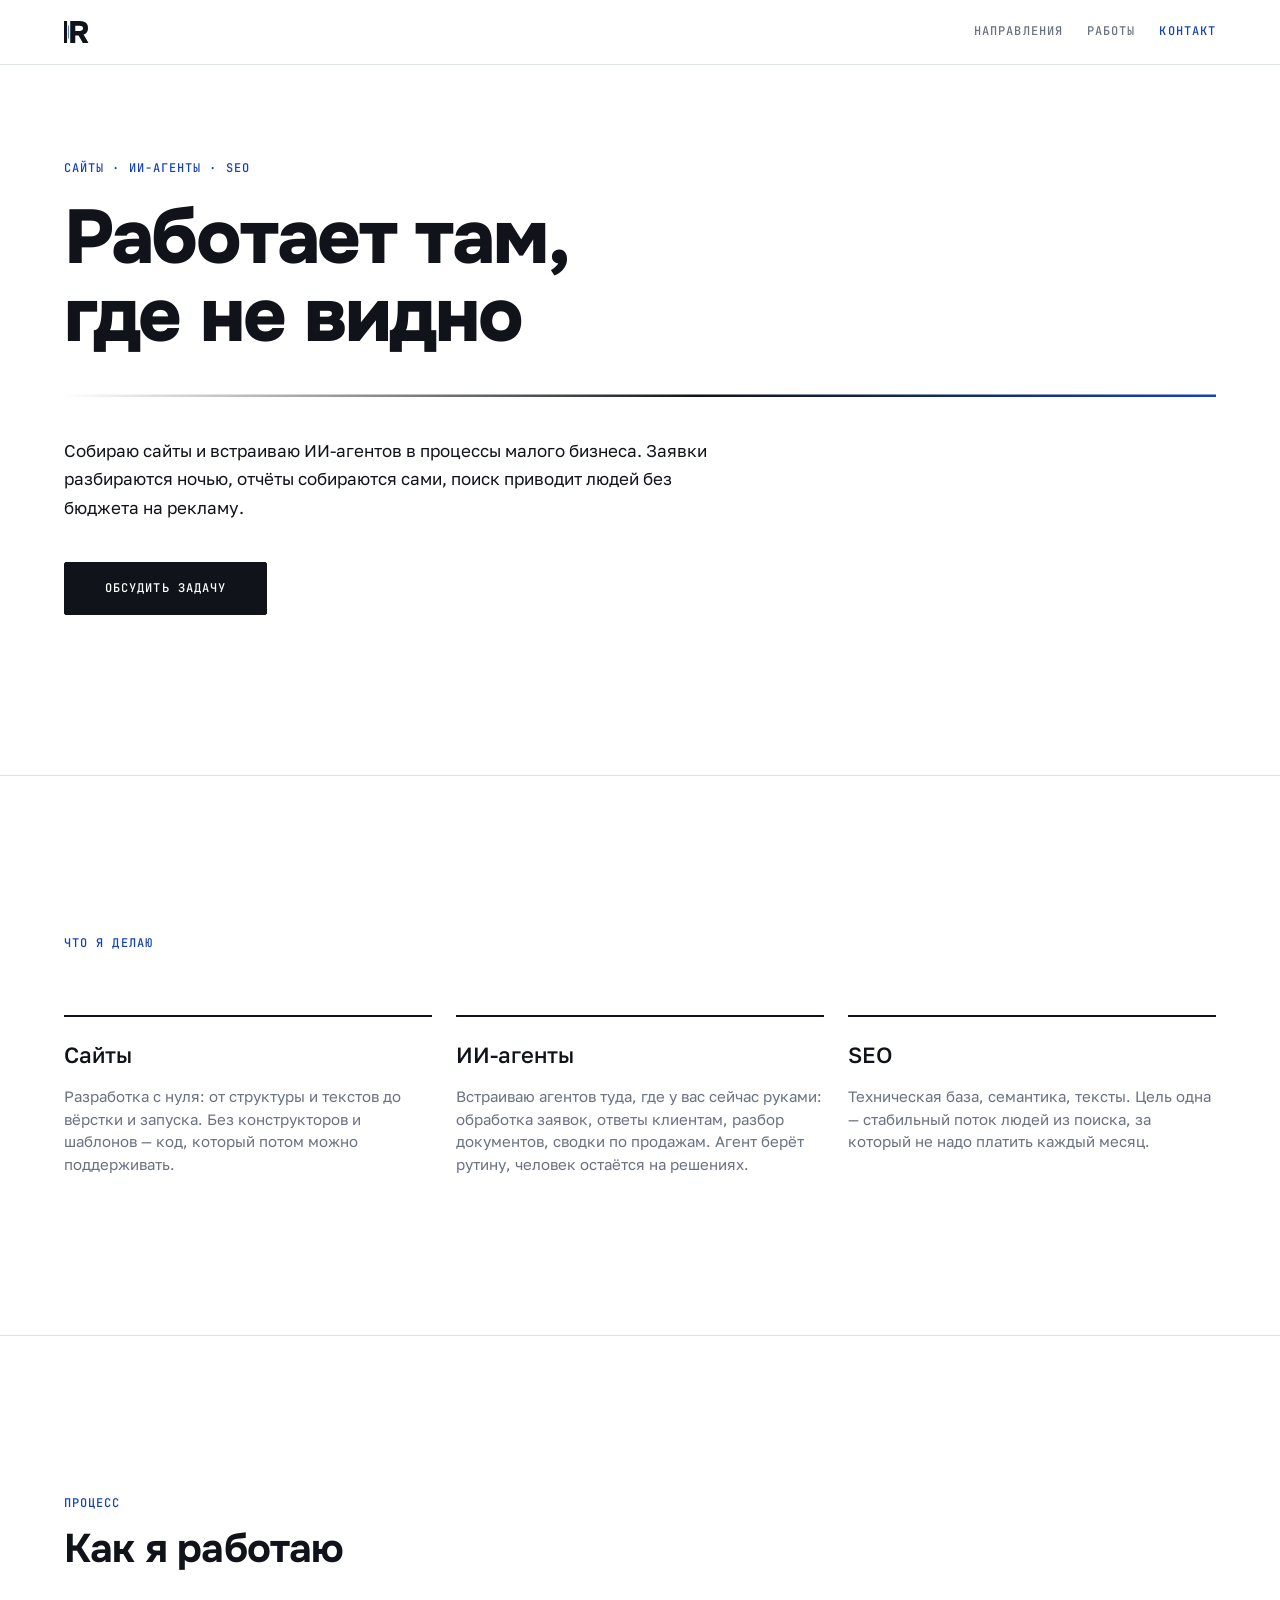
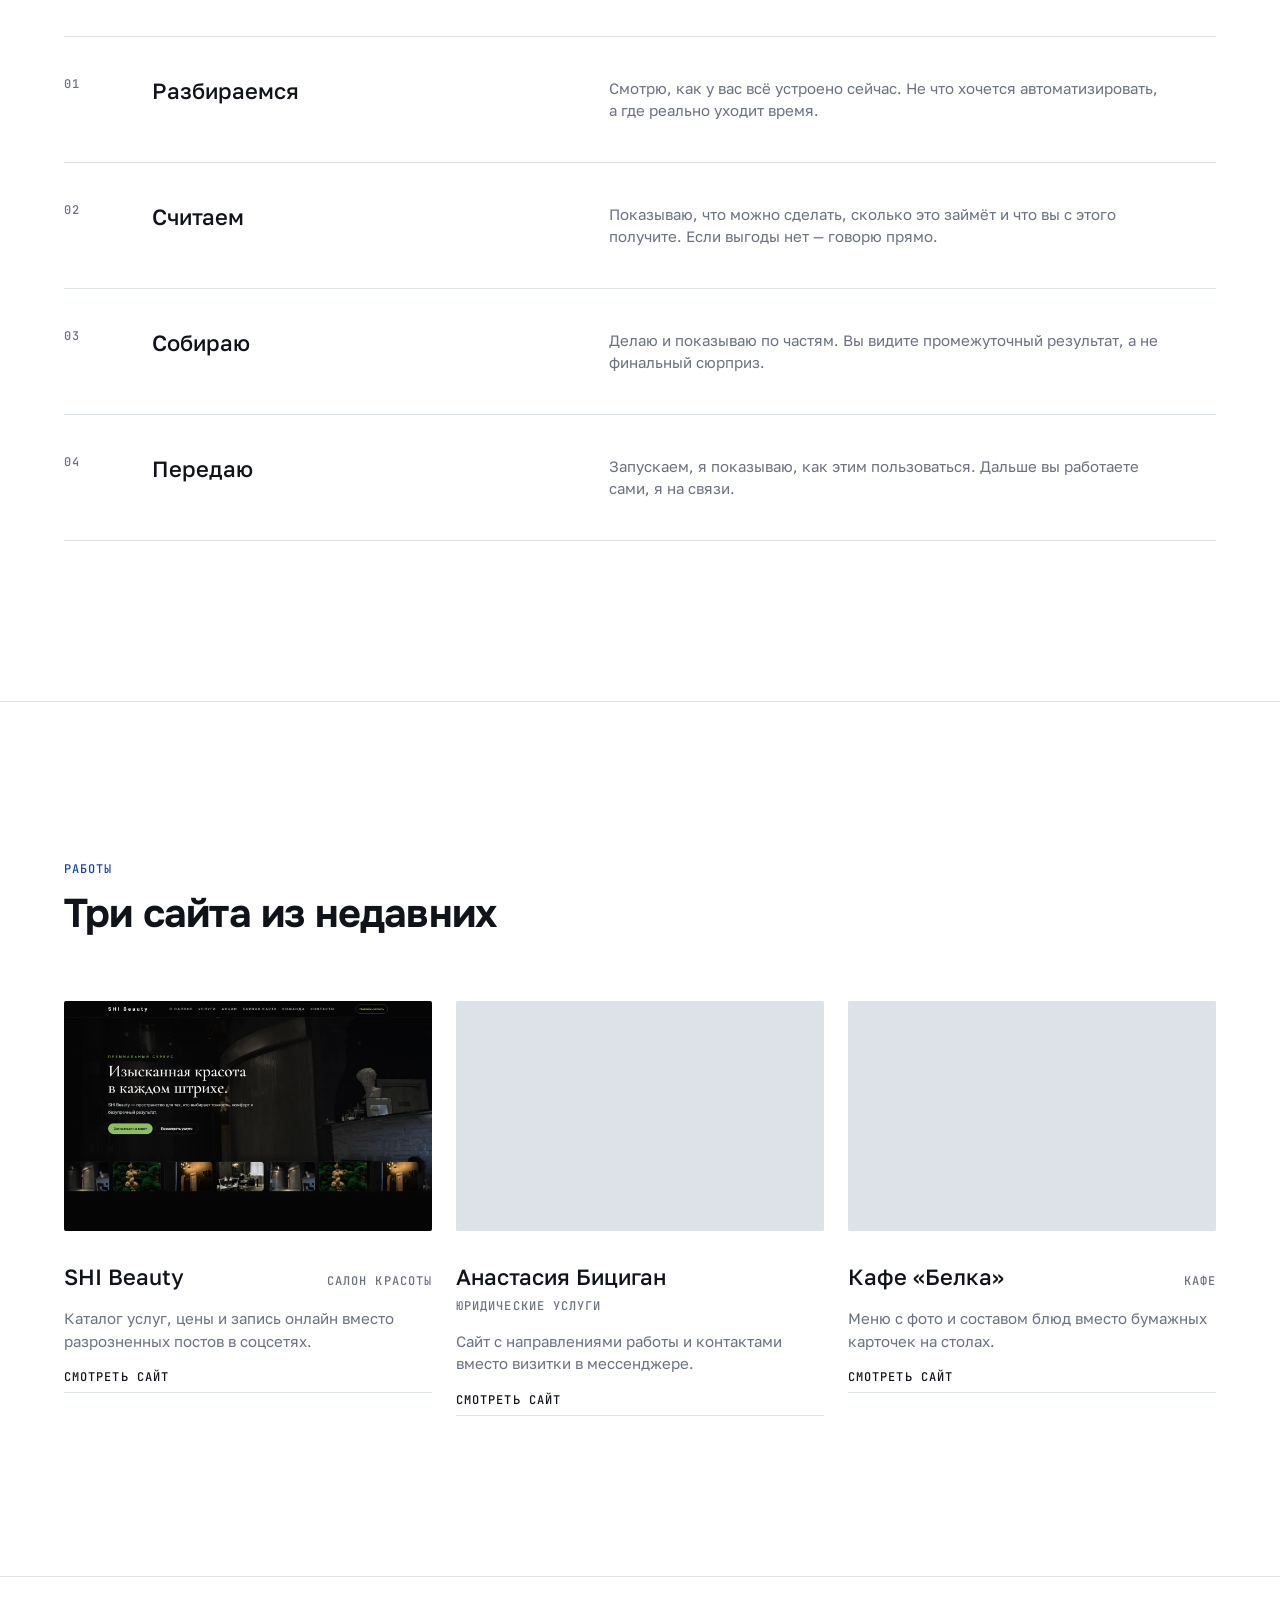
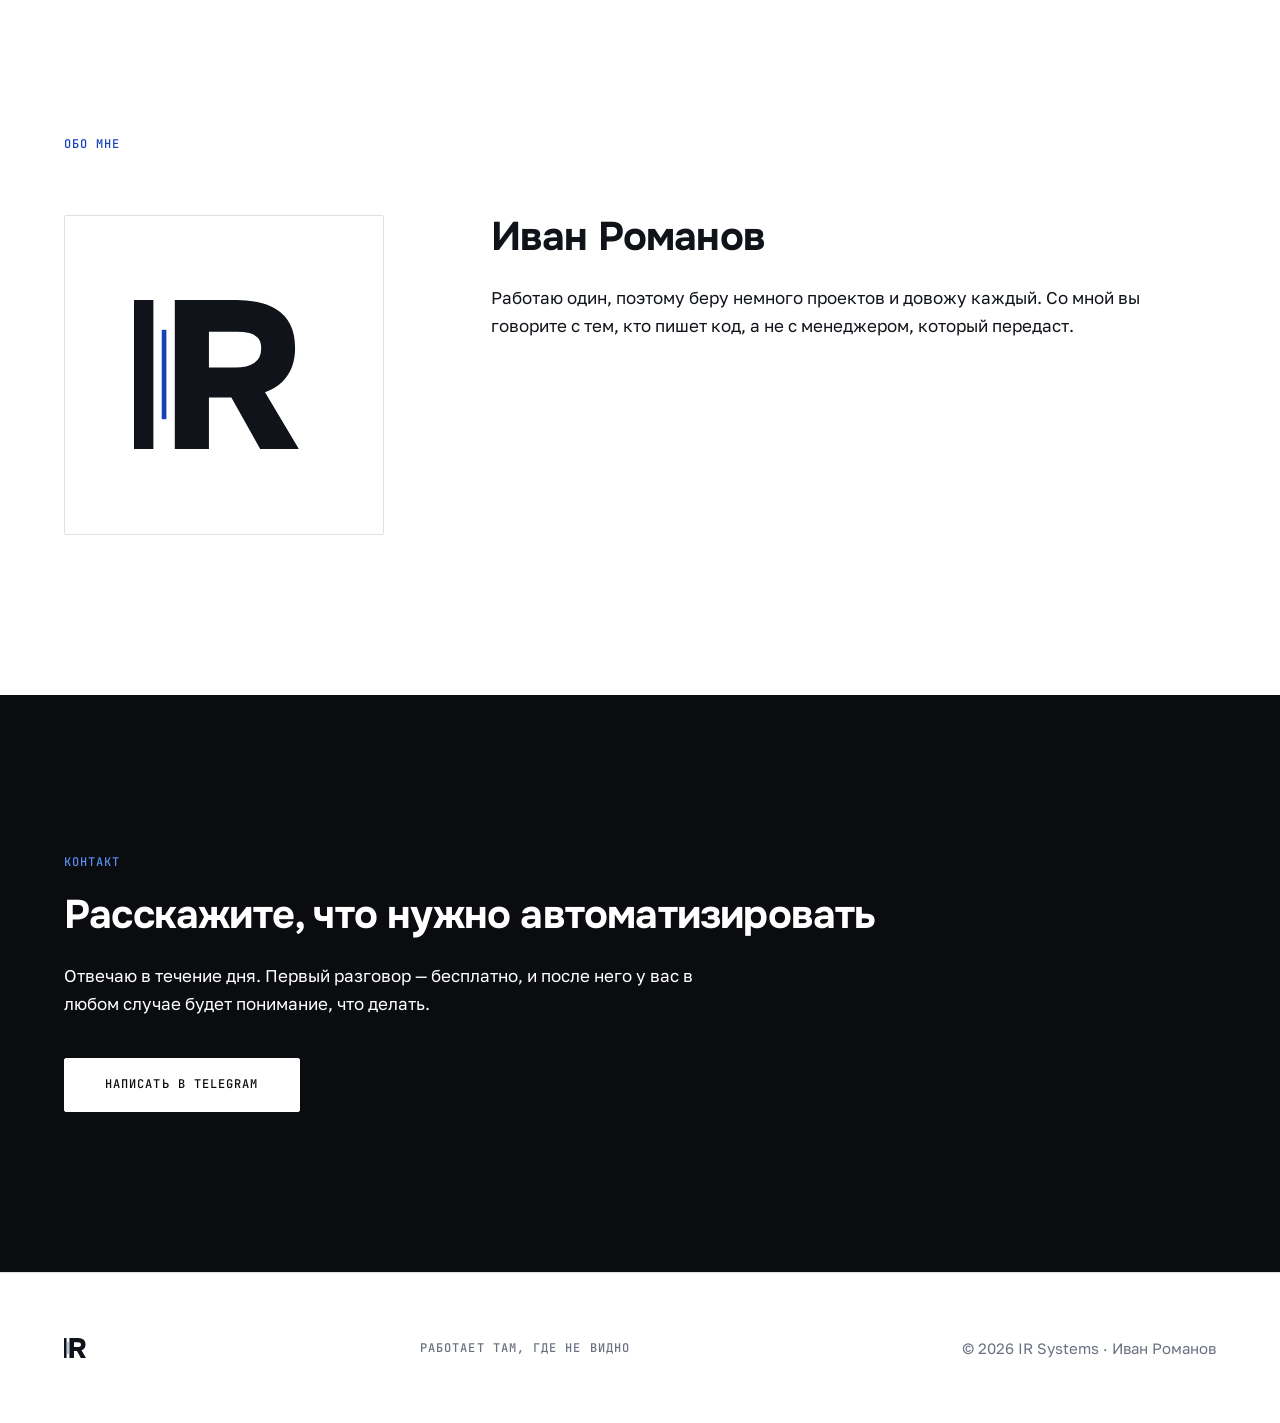
<file: index.html>
<!doctype html>
<html lang="ru">
<head>
<meta charset="utf-8">
<meta name="viewport" content="width=device-width, initial-scale=1">

<title>IR Systems — сайты, ИИ-агенты и SEO для малого бизнеса</title>
<meta name="description" content="Разработка сайтов, внедрение ИИ-агентов в процессы и SEO для малого бизнеса. Работаю один: вы говорите с тем, кто пишет код. Первый разговор бесплатно.">

<!-- Домен: ir-systems.ru. -->
<link rel="canonical" href="https://ir-systems.ru/">

<meta name="theme-color" content="#FFFFFF">
<meta name="robots" content="index, follow">

<meta property="og:type" content="website">
<meta property="og:locale" content="ru_RU">
<meta property="og:site_name" content="IR Systems">
<meta property="og:url" content="https://ir-systems.ru/">
<meta property="og:title" content="IR Systems — работает там, где не видно">
<meta property="og:description" content="Сайты, ИИ-агенты и SEO для малого бизнеса. Заявки разбираются ночью, отчёты собираются сами, поиск приводит людей без бюджета на рекламу.">
<meta property="og:image" content="https://ir-systems.ru/img/og-blue.png">
<meta property="og:image:width" content="1200">
<meta property="og:image:height" content="630">
<meta property="og:image:alt" content="IR Systems. Работает там, где не видно.">

<meta name="twitter:card" content="summary_large_image">
<meta name="twitter:title" content="IR Systems — работает там, где не видно">
<meta name="twitter:description" content="Сайты, ИИ-агенты и SEO для малого бизнеса. Разработка, автоматизация, поиск.">
<meta name="twitter:image" content="https://ir-systems.ru/img/og-blue.png">

<link rel="icon" href="assets/favicon-blue.svg" type="image/svg+xml">

<link rel="preload" href="fonts/onest-cyrillic.woff2" as="font" type="font/woff2" crossorigin>
<link rel="preload" href="fonts/golos-cyrillic.woff2" as="font" type="font/woff2" crossorigin>
<link rel="preload" href="fonts/jbmono-cyrillic.woff2" as="font" type="font/woff2" crossorigin>

<link rel="stylesheet" href="css/tokens.css">
<link rel="stylesheet" href="css/theme-blue.css">
<link rel="stylesheet" href="css/style.css">

<script type="application/ld+json">
{
  "@context": "https://schema.org",
  "@type": "ProfessionalService",
  "@id": "https://ir-systems.ru/#business",
  "name": "IR Systems",
  "slogan": "Работает там, где не видно",
  "url": "https://ir-systems.ru/",
  "image": "https://ir-systems.ru/img/og-blue.png",
  "logo": "https://ir-systems.ru/assets/favicon-blue.svg",
  "description": "Разработка сайтов, внедрение ИИ-агентов в бизнес-процессы и поисковая оптимизация для малого бизнеса.",
  "priceRange": "$$",
  "founder": {
    "@type": "Person",
    "@id": "https://ir-systems.ru/#ivan",
    "name": "Иван Романов",
    "jobTitle": "Разработчик",
    "worksFor": { "@id": "https://ir-systems.ru/#business" }
  },
  "employee": { "@id": "https://ir-systems.ru/#ivan" },
  "areaServed": [
    { "@type": "Country", "name": "Россия" },
    { "@type": "Country", "name": "Казахстан" },
    { "@type": "Country", "name": "Беларусь" },
    { "@type": "Country", "name": "Армения" }
  ],
  "knowsLanguage": "ru",
  "makesOffer": [
    {
      "@type": "Offer",
      "itemOffered": {
        "@type": "Service",
        "name": "Разработка сайтов",
        "description": "Разработка с нуля: от структуры и текстов до вёрстки и запуска. Без конструкторов и шаблонов."
      }
    },
    {
      "@type": "Offer",
      "itemOffered": {
        "@type": "Service",
        "name": "Внедрение ИИ-агентов",
        "description": "Агенты для обработки заявок, ответов клиентам, разбора документов и сводок по продажам."
      }
    },
    {
      "@type": "Offer",
      "itemOffered": {
        "@type": "Service",
        "name": "Поисковая оптимизация",
        "description": "Техническая база, семантика и тексты ради стабильного потока людей из поиска."
      }
    }
  ]
}
</script>
</head>

<body>
<a class="skip" href="#main">К содержанию</a>

<!-- Монограмма один раз, дальше через <use>. Цвета берутся из переменных,
     поэтому она красится акцентом из theme-blue.css без отдельного файла. -->
<svg width="0" height="0" aria-hidden="true" focusable="false" style="position:absolute">
  <symbol id="ir-monogram" viewBox="10.03 0 120.56 100">
    <path d="M10.03 100.00V0.03H32.94V100.00Z" fill="var(--logo-ink)"/>
    <path d="M47.32 100.00V0.03H88.59Q95.68 0.03 102.64 1.38Q109.60 2.74 115.40 6.24Q121.19 9.75 124.62 16.14Q128.05 22.54 128.05 32.60Q128.05 39.46 125.85 45.21Q123.64 50.96 119.18 55.20Q114.72 59.44 107.88 61.92L130.59 100.00H104.63L85.28 65.51H70.23V100.00ZM70.23 45.31H87.91Q91.95 45.31 95.13 44.58Q98.31 43.84 100.58 42.33Q102.85 40.82 104.07 38.43Q105.28 36.05 105.31 32.63Q105.34 28.02 103.19 25.58Q101.05 23.14 97.34 22.19Q93.64 21.24 88.79 21.24H70.23Z" fill="var(--logo-ink)"/>
    <rect x="38.56" y="20.00" width="3.12" height="60.00" fill="var(--logo-tick)"/>
  </symbol>
</svg>


<!-- ====================================================================
     01 · Шапка
     ==================================================================== -->
<header class="header">
  <div class="container header__inner">
    <a class="header__logo" href="#top" aria-label="IR Systems, в начало страницы">
      <svg viewBox="10.03 0 120.56 100" width="27" height="22" role="img" aria-hidden="true">
        <use href="#ir-monogram"></use>
      </svg>
    </a>
    <nav class="nav" aria-label="Разделы страницы">
      <a href="#services">Направления</a>
      <a href="#work">Работы</a>
      <a class="is-accent" href="#contact">Контакт</a>
    </nav>
  </div>
</header>


<main id="main">

<!-- ====================================================================
     02 · Герой
     ==================================================================== -->
<section class="hero" id="top">
  <div class="container" data-reveal-group>
    <p class="label hero__label reveal">Сайты · ИИ-агенты · SEO</p>
    <h1 class="display hero__title reveal">Работает там,<br>где не видно</h1>

    <!-- Тепловая полоса не входит в стагтер: она играет сама по себе,
         как и на основной версии сайта. -->
    <div class="hero__heat" role="presentation"></div>

    <p class="body measure hero__sub reveal">
      Собираю сайты и встраиваю ИИ-агентов в процессы малого бизнеса. Заявки
      разбираются ночью, отчёты собираются сами, поиск приводит людей без
      бюджета на рекламу.
    </p>
    <a class="btn reveal" href="#contact">Обсудить задачу</a>
  </div>
</section>


<!-- ====================================================================
     03 · Направления
     ==================================================================== -->
<section class="section" id="services">
  <div class="container">
    <div class="head reveal" data-reveal-group>
      <h2 class="label">Что я делаю</h2>
    </div>

    <div class="cols" data-reveal-group>
      <article class="col reveal">
        <h3 class="h3">Сайты</h3>
        <p class="small muted">
          Разработка с нуля: от структуры и текстов до вёрстки и запуска. Без
          конструкторов и шаблонов — код, который потом можно поддерживать.
        </p>
      </article>

      <article class="col reveal">
        <h3 class="h3">ИИ-агенты</h3>
        <p class="small muted">
          Встраиваю агентов туда, где у вас сейчас руками: обработка заявок,
          ответы клиентам, разбор документов, сводки по продажам. Агент берёт
          рутину, человек остаётся на решениях.
        </p>
      </article>

      <article class="col reveal">
        <h3 class="h3">SEO</h3>
        <p class="small muted">
          Техническая база, семантика, тексты. Цель одна — стабильный поток
          людей из поиска, за который не надо платить каждый месяц.
        </p>
      </article>
    </div>
  </div>
</section>


<!-- ====================================================================
     04 · Как я работаю. Единственное место на сайте с номерами.
     ==================================================================== -->
<section class="section" id="process">
  <div class="container">
    <div class="head reveal" data-reveal-group>
      <p class="label">Процесс</p>
      <h2 class="h2">Как я работаю</h2>
    </div>

    <ol class="steps" data-reveal-group>
      <li class="step reveal">
        <span class="step__num">01</span>
        <h3 class="h3">Разбираемся</h3>
        <p class="small muted measure">
          Смотрю, как у вас всё устроено сейчас. Не что хочется
          автоматизировать, а где реально уходит время.
        </p>
      </li>

      <li class="step reveal">
        <span class="step__num">02</span>
        <h3 class="h3">Считаем</h3>
        <p class="small muted measure">
          Показываю, что можно сделать, сколько это займёт и что вы с этого
          получите. Если выгоды нет — говорю прямо.
        </p>
      </li>

      <li class="step reveal">
        <span class="step__num">03</span>
        <h3 class="h3">Собираю</h3>
        <p class="small muted measure">
          Делаю и показываю по частям. Вы видите промежуточный результат, а не
          финальный сюрприз.
        </p>
      </li>

      <li class="step reveal">
        <span class="step__num">04</span>
        <h3 class="h3">Передаю</h3>
        <p class="small muted measure">
          Запускаем, я показываю, как этим пользоваться. Дальше вы работаете
          сами, я на связи.
        </p>
      </li>
    </ol>
  </div>
</section>


<!-- ====================================================================
     05 · Работы
     Реальные проекты: SHI Beauty, Анастасия Бициган, кафе «Белка». Скриншоты
     сняты с живых сайтов headless-браузером в 16:10 и лежат в /img.
     ==================================================================== -->
<section class="section" id="work">
  <div class="container">
    <div class="head reveal" data-reveal-group>
      <p class="label">Работы</p>
      <h2 class="h2">Три сайта из недавних</h2>
    </div>

    <div class="cols" data-reveal-group>
      <article class="work reveal">
        <div class="work__shot">
          <img src="img/work-1.webp" width="800" height="500" loading="lazy" decoding="async" alt="Скриншот сайта SHI Beauty">
        </div>
        <div class="work__meta">
          <h3 class="h3">SHI Beauty</h3>
          <p class="label label--steel">Салон красоты</p>
        </div>
        <p class="small muted">
          Каталог услуг, цены и запись онлайн вместо разрозненных постов в соцсетях.
        </p>
        <a class="link" href="https://shibeauty.ru/" target="_blank" rel="noopener">Смотреть сайт</a>
      </article>

      <article class="work reveal">
        <div class="work__shot">
          <img src="img/work-2.webp" width="800" height="500" loading="lazy" decoding="async" alt="Скриншот сайта Анастасии Бициган">
        </div>
        <div class="work__meta">
          <h3 class="h3">Анастасия Бициган</h3>
          <p class="label label--steel">Юридические услуги</p>
        </div>
        <p class="small muted">
          Сайт с направлениями работы и контактами вместо визитки в мессенджере.
        </p>
        <a class="link" href="https://ivan-cmd997.github.io/Anastasia/" target="_blank" rel="noopener">Смотреть сайт</a>
      </article>

      <article class="work reveal">
        <div class="work__shot">
          <img src="img/work-3.webp" width="800" height="500" loading="lazy" decoding="async" alt="Скриншот сайта кафе «Белка»">
        </div>
        <div class="work__meta">
          <h3 class="h3">Кафе «Белка»</h3>
          <p class="label label--steel">Кафе</p>
        </div>
        <p class="small muted">
          Меню с фото и составом блюд вместо бумажных карточек на столах.
        </p>
        <a class="link" href="https://ivan-cmd997.github.io/Belka/" target="_blank" rel="noopener">Смотреть сайт</a>
      </article>
    </div>
  </div>
</section>


<!-- ====================================================================
     06 · Кто за этим стоит
     Фотографии пока нет, поэтому на её месте крупная монограмма. Когда фото
     появится: положить в /img как about.webp, раскомментировать <img>,
     удалить <svg>.
     ==================================================================== -->
<section class="section" id="about">
  <div class="container">
    <div class="head reveal" data-reveal-group>
      <p class="label">Обо мне</p>
    </div>

    <div class="about" data-reveal-group>
      <figure class="about__figure reveal">
        <!-- <img src="img/about.webp" width="640" height="640" loading="lazy" decoding="async" alt="Иван Романов"> -->
        <svg viewBox="10.03 0 120.56 100" width="180" height="149" role="img" aria-label="Монограмма IR">
          <use href="#ir-monogram"></use>
        </svg>
      </figure>

      <div class="reveal">
        <h2 class="h2">Иван Романов</h2>
        <p class="body measure" style="margin-top: var(--s-4)">
          Работаю один, поэтому беру немного проектов и довожу каждый. Со мной
          вы говорите с тем, кто пишет код, а не с менеджером, который
          передаст.
        </p>
      </div>
    </div>
  </div>
</section>


<!-- ====================================================================
     07 · Контакт
     ==================================================================== -->
<section class="section section--flush is-deep" id="contact">
  <div class="container" data-reveal-group>
    <p class="label reveal">Контакт</p>
    <h2 class="h2 measure reveal" style="margin-top: var(--s-4)">
      Расскажите, что нужно автоматизировать
    </h2>
    <p class="body measure reveal" style="margin-top: var(--s-4)">
      Отвечаю в течение дня. Первый разговор — бесплатно, и после него у вас в
      любом случае будет понимание, что делать.
    </p>

    <div class="contact__actions reveal">
      <a class="btn" href="https://t.me/IRsystems_q" target="_blank" rel="noopener">Написать в Telegram</a>
    </div>
  </div>
</section>

</main>


<!-- ====================================================================
     14 · Подвал
     ==================================================================== -->
<footer class="footer">
  <div class="container footer__inner">
    <svg viewBox="10.03 0 120.56 100" width="24" height="20" role="img" aria-label="IR Systems">
      <use href="#ir-monogram"></use>
    </svg>
    <p class="label label--steel">Работает там, где не видно</p>
    <p class="small muted">© 2026 IR Systems · Иван Романов</p>
  </div>
</footer>

<script src="js/main.js" defer></script>
</body>
</html>
</file>
<file: css/tokens.css>
/* ==========================================================================
   IR Systems — design tokens
   The only place colours, sizes and spacing are defined. Nothing on the site
   may introduce a value that is not declared here.
   ========================================================================== */

/* --- Fonts ---------------------------------------------------------------
   Served locally as woff2, split latin / cyrillic so each page only pulls the
   subsets it actually paints. Onest and Golos Text are variable fonts, so a
   single file covers every weight we use.
   ------------------------------------------------------------------------- */

@font-face {
  font-family: 'Onest';
  font-style: normal;
  font-weight: 700 800;
  font-display: swap;
  src: url('../fonts/onest-cyrillic.woff2') format('woff2');
  unicode-range: U+0301, U+0400-045F, U+0490-0491, U+04B0-04B1, U+2116;
}
@font-face {
  font-family: 'Onest';
  font-style: normal;
  font-weight: 700 800;
  font-display: swap;
  src: url('../fonts/onest-latin.woff2') format('woff2');
  unicode-range: U+0000-00FF, U+0131, U+0152-0153, U+02BB-02BC, U+02C6, U+02DA,
    U+02DC, U+0304, U+0308, U+0329, U+2000-206F, U+20AC, U+2122, U+2191, U+2193,
    U+2212, U+2215, U+FEFF, U+FFFD;
}

@font-face {
  font-family: 'Golos Text';
  font-style: normal;
  font-weight: 400 500;
  font-display: swap;
  src: url('../fonts/golos-cyrillic.woff2') format('woff2');
  unicode-range: U+0301, U+0400-045F, U+0490-0491, U+04B0-04B1, U+2116;
}
@font-face {
  font-family: 'Golos Text';
  font-style: normal;
  font-weight: 400 500;
  font-display: swap;
  src: url('../fonts/golos-latin.woff2') format('woff2');
  unicode-range: U+0000-00FF, U+0131, U+0152-0153, U+02BB-02BC, U+02C6, U+02DA,
    U+02DC, U+0304, U+0308, U+0329, U+2000-206F, U+20AC, U+2122, U+2191, U+2193,
    U+2212, U+2215, U+FEFF, U+FFFD;
}

@font-face {
  font-family: 'JetBrains Mono';
  font-style: normal;
  font-weight: 500;
  font-display: swap;
  src: url('../fonts/jbmono-cyrillic.woff2') format('woff2');
  unicode-range: U+0301, U+0400-045F, U+0490-0491, U+04B0-04B1, U+2116;
}
@font-face {
  font-family: 'JetBrains Mono';
  font-style: normal;
  font-weight: 500;
  font-display: swap;
  src: url('../fonts/jbmono-latin.woff2') format('woff2');
  unicode-range: U+0000-00FF, U+0131, U+0152-0153, U+02BB-02BC, U+02C6, U+02DA,
    U+02DC, U+0304, U+0308, U+0329, U+2000-206F, U+20AC, U+2122, U+2191, U+2193,
    U+2212, U+2215, U+FEFF, U+FFFD;
}

:root {
  /* --- Colour ------------------------------------------------------------
     paper + ink hold ~85% of the surface, steel + line ~12%,
     infra never more than 3%.
     --------------------------------------------------------------------- */
  --paper: #E9EBEC;   /* page background — cold light grey, not beige */
  --ink: #14161A;     /* body text, graphite — 15.1:1 on paper */
  --deep: #0B0C0E;    /* dark section background */
  --steel: #656A70;   /* secondary text, captions — 4.6:1 on paper */
  --line: #C9CDD0;    /* rules, borders, dividers — never used for text */
  --infra: #A81F17;   /* accent, infrared — 6.1:1 on paper */

  /* infra is only 2.7:1 on deep, so the accent is lightened for dark
     sections — 4.6:1 there. */
  --infra-on-deep: #DA453A;

  /* The inline monogram reads its two colours from here, so the one <symbol>
     repaints itself correctly inside a dark section. */
  --logo-ink: var(--ink);
  --logo-tick: var(--infra);

  /* --- Type families ---------------------------------------------------- */
  --ff-display: 'Onest', 'Segoe UI', system-ui, sans-serif;
  --ff-text: 'Golos Text', 'Segoe UI', system-ui, sans-serif;
  --ff-mono: 'JetBrains Mono', ui-monospace, 'Cascadia Mono', monospace;

  /* --- Type scale ------------------------------------------------------- */
  --fs-display: clamp(44px, 7vw, 76px); /* lh 1.02, ls -0.03em, Onest 800 */
  --fs-h2: clamp(30px, 4vw, 40px);      /* lh 1.12, ls -0.02em, Onest 700 */
  --fs-h3: 22px;                        /* lh 1.3,  Golos Text 500 */
  --fs-body: 17px;                      /* lh 1.65, Golos Text 400 */
  --fs-small: 15px;                     /* lh 1.5,  Golos Text 400 */
  --fs-label: 12px;                     /* lh 1.2,  JetBrains Mono 500 */

  --lh-display: 1.02;
  --lh-h2: 1.12;
  --lh-h3: 1.3;
  --lh-body: 1.65;
  --lh-small: 1.5;
  --lh-label: 1.2;

  --ls-display: -0.03em;
  --ls-h2: -0.02em;
  --ls-label: 0.09em;

  /* --- Spacing, eight-step ---------------------------------------------- */
  --s-1: 4px;
  --s-2: 8px;
  --s-3: 16px;
  --s-4: 24px;
  --s-5: 40px;
  --s-6: 64px;
  --s-7: 96px;
  --s-8: 160px;

  /* --- Grid ------------------------------------------------------------- */
  --grid-max: 1240px;
  --gutter: var(--s-4);
  --pad: var(--s-4);        /* side padding, 64px from 1024px up */
  --section-y: var(--s-6);  /* vertical section rhythm, 160px on desktop */

  /* --- Shape ------------------------------------------------------------
     Almost square. No shadows anywhere: layers are separated by a 1px line
     and by background colour only.
     --------------------------------------------------------------------- */
  --radius: 2px;
  --hairline: 1px solid var(--line);
}

@media (min-width: 1024px) {
  :root {
    --pad: var(--s-6);
    --section-y: var(--s-8);
  }
}
</file>
<file: css/theme-blue.css>
/* ==========================================================================
   IR Systems — blue/white/black theme
   Loaded after tokens.css, before style.css. Overrides only the colour
   tokens — every size, spacing value and font stays exactly as defined in
   tokens.css, so this is the same shell with a different palette dropped in.
   Nothing else on the site needs to change: --logo-ink and --logo-tick are
   already defined in tokens.css in terms of --ink and --infra, so the inline
   monogram, the heat strip and every component built on the tokens repaint
   themselves automatically.
   ========================================================================== */

:root {
  --paper: #FFFFFF;
  --ink: #10141A;
  --deep: #0A0C0F;
  --steel: #6A7180;   /* 4.9:1 on paper */
  --line: #DDE1E8;
  --infra: #1642B5;        /* 8.5:1 on paper */
  --infra-on-deep: #5B8DEF; /* 6.1:1 on deep */
}
</file>
<file: css/style.css>
/* ==========================================================================
   IR Systems — layout and components
   Every value comes from tokens.css. If a number appears here that is not a
   token, it is a ratio or a count, never a colour or a type size.
   ========================================================================== */

/* --------------------------------------------------------------------------
   1. Reset
   -------------------------------------------------------------------------- */

*,
*::before,
*::after {
  box-sizing: border-box;
}

html {
  -webkit-text-size-adjust: 100%;
  scroll-behavior: smooth;
}

@media (prefers-reduced-motion: reduce) {
  html {
    scroll-behavior: auto;
  }
}

body {
  margin: 0;
  background: var(--paper);
  color: var(--ink);
  font-family: var(--ff-text);
  font-size: var(--fs-body);
  font-weight: 400;
  line-height: var(--lh-body);
  -webkit-font-smoothing: antialiased;
  text-rendering: optimizeLegibility;
}

h1,
h2,
h3,
p,
figure,
blockquote,
dl,
dd {
  margin: 0;
}

ul,
ol {
  margin: 0;
  padding: 0;
  list-style: none;
}

img,
svg {
  display: block;
  max-width: 100%;
}

a {
  color: inherit;
  text-decoration: none;
}

button {
  font: inherit;
  color: inherit;
  background: none;
  border: 0;
  padding: 0;
  cursor: pointer;
}

/* Visible focus on every interactive element. */
:focus-visible {
  outline: 2px solid var(--infra);
  outline-offset: 3px;
  border-radius: var(--radius);
}

.is-deep :focus-visible {
  outline-color: var(--infra-on-deep);
}

/* Skip link, revealed on focus. */
.skip {
  position: absolute;
  top: var(--s-2);
  left: var(--s-2);
  z-index: 10;
  padding: var(--s-2) var(--s-3);
  background: var(--ink);
  color: var(--paper);
  font-family: var(--ff-mono);
  font-size: var(--fs-label);
  letter-spacing: var(--ls-label);
  text-transform: uppercase;
  transform: translateY(-200%);
}

.skip:focus {
  transform: none;
}

/* --------------------------------------------------------------------------
   2. Container and grid
   12 columns, 1240px of content, 24px gutter.
   -------------------------------------------------------------------------- */

.container {
  width: 100%;
  max-width: calc(var(--grid-max) + var(--pad) * 2);
  margin-inline: auto;
  padding-inline: var(--pad);
}

.section {
  padding-block: var(--section-y);
  border-top: var(--hairline);
}

.section--flush {
  border-top: 0;
}

/* --------------------------------------------------------------------------
   3. Type
   -------------------------------------------------------------------------- */

.label {
  margin: 0;
  font-family: var(--ff-mono);
  font-size: var(--fs-label);
  font-weight: 500;
  line-height: var(--lh-label);
  letter-spacing: var(--ls-label);
  text-transform: uppercase;
  color: var(--infra);
}

.is-deep .label {
  color: var(--infra-on-deep);
}

.label--steel {
  color: var(--steel);
}

.display {
  font-family: var(--ff-display);
  font-size: var(--fs-display);
  font-weight: 800;
  line-height: var(--lh-display);
  letter-spacing: var(--ls-display);
  text-wrap: balance;
}

.h2 {
  font-family: var(--ff-display);
  font-size: var(--fs-h2);
  font-weight: 700;
  line-height: var(--lh-h2);
  letter-spacing: var(--ls-h2);
  text-wrap: balance;
}

.h3 {
  font-family: var(--ff-text);
  font-size: var(--fs-h3);
  font-weight: 500;
  line-height: var(--lh-h3);
}

.body {
  font-size: var(--fs-body);
  line-height: var(--lh-body);
}

.small {
  font-size: var(--fs-small);
  line-height: var(--lh-small);
}

.muted {
  color: var(--steel);
}

/* Paragraphs never run past 68 characters. */
.measure {
  max-width: 62ch;
}

/* --------------------------------------------------------------------------
   4. Section heading block
   -------------------------------------------------------------------------- */

.head {
  display: grid;
  gap: var(--s-3);
  margin-bottom: var(--s-6);
}

/* --------------------------------------------------------------------------
   5. Links and buttons
   -------------------------------------------------------------------------- */

.link {
  display: inline-block;
  font-family: var(--ff-mono);
  font-size: var(--fs-label);
  font-weight: 500;
  letter-spacing: var(--ls-label);
  text-transform: uppercase;
  color: var(--ink);
  border-bottom: 1px solid var(--line);
  padding-bottom: var(--s-1);
  transition: color 120ms linear, border-color 120ms linear;
}

.link:hover,
.link:focus-visible {
  color: var(--infra);
  border-bottom-color: var(--infra);
}

.is-deep .link {
  color: #fff;
  border-bottom-color: var(--steel);
}

.is-deep .link:hover,
.is-deep .link:focus-visible {
  color: var(--infra-on-deep);
  border-bottom-color: var(--infra-on-deep);
}

.btn {
  display: inline-flex;
  align-items: center;
  gap: var(--s-2);
  padding: var(--s-3) var(--s-5);
  border: 1px solid var(--ink);
  border-radius: var(--radius);
  background: var(--ink);
  color: var(--paper);
  font-family: var(--ff-mono);
  font-size: var(--fs-label);
  font-weight: 500;
  letter-spacing: var(--ls-label);
  text-transform: uppercase;
  transition: background-color 120ms linear, color 120ms linear,
    border-color 120ms linear;
}

.btn:hover,
.btn:focus-visible {
  background: var(--infra);
  border-color: var(--infra);
  color: var(--paper);
}

.btn--ghost {
  background: transparent;
  color: var(--ink);
}

.btn--ghost:hover,
.btn--ghost:focus-visible {
  background: var(--ink);
  border-color: var(--ink);
  color: var(--paper);
}

.is-deep .btn {
  background: #fff;
  border-color: #fff;
  color: var(--deep);
}

.is-deep .btn:hover,
.is-deep .btn:focus-visible {
  background: var(--infra-on-deep);
  border-color: var(--infra-on-deep);
  color: #fff;
}

.is-deep .btn--ghost {
  background: transparent;
  color: #fff;
}

.is-deep .btn--ghost:hover,
.is-deep .btn--ghost:focus-visible {
  background: #fff;
  border-color: #fff;
  color: var(--deep);
}

/* --------------------------------------------------------------------------
   6. 01 · Header
   -------------------------------------------------------------------------- */

.header {
  position: sticky;
  top: 0;
  z-index: 5;
  background: var(--paper);
  border-bottom: var(--hairline);
}

.header__inner {
  display: flex;
  align-items: center;
  justify-content: space-between;
  gap: var(--s-4);
  min-height: var(--s-6);
}

.header__logo {
  display: block;
  flex: none;
}

.header__logo svg {
  height: 22px;
  width: auto;
}

.nav {
  display: flex;
  align-items: center;
  gap: var(--s-4);
}

.nav a {
  font-family: var(--ff-mono);
  font-size: var(--fs-label);
  font-weight: 500;
  letter-spacing: var(--ls-label);
  text-transform: uppercase;
  color: var(--steel);
  padding-block: var(--s-2);
  transition: color 120ms linear;
}

.nav a:hover,
.nav a:focus-visible {
  color: var(--ink);
}

.nav a.is-accent {
  color: var(--infra);
}

/* Narrow screens tighten the gap rather than the type: 12px is the smallest
   size in the scale and nothing on the site goes below it. */
@media (max-width: 639px) {
  .nav {
    gap: var(--s-3);
  }
}

/* --------------------------------------------------------------------------
   7. 02 · Hero
   -------------------------------------------------------------------------- */

.hero {
  padding-block: var(--s-7) var(--section-y);
}

.hero__label {
  margin-bottom: var(--s-4);
}

.hero__title {
  max-width: 16ch;
}

/* The heat strip. The one gradient on the site, and the one animation.
   Drawn in full by default so that reduced-motion users, and anything that
   does not run the animation, still see the finished state. */
.hero__heat {
  height: 3px;
  margin-block: var(--s-5);
  background: linear-gradient(
    90deg,
    var(--paper) 0%,
    var(--ink) 55%,
    var(--infra) 100%
  );
}

@media (prefers-reduced-motion: no-preference) {
  .hero__heat {
    animation: heat 900ms ease-out both;
  }
}

@keyframes heat {
  from {
    clip-path: inset(0 100% 0 0);
  }
  to {
    clip-path: inset(0 0 0 0);
  }
}

.hero__sub {
  margin-bottom: var(--s-5);
}

/* --------------------------------------------------------------------------
   8. 03 · Services — three columns
   -------------------------------------------------------------------------- */

.cols {
  display: grid;
  gap: var(--s-5) var(--gutter);
  grid-template-columns: 1fr;
}

@media (min-width: 640px) {
  .cols {
    grid-template-columns: repeat(2, minmax(0, 1fr));
  }
}

@media (min-width: 1024px) {
  .cols {
    grid-template-columns: repeat(3, minmax(0, 1fr));
  }
}

.col {
  display: grid;
  gap: var(--s-3);
  align-content: start;
  border-top: 2px solid var(--ink);
  padding-top: var(--s-4);
}

/* --------------------------------------------------------------------------
   9. 04 · Process — a numbered sequence, the only numbers on the site
   -------------------------------------------------------------------------- */

.steps {
  border-top: var(--hairline);
}

.step {
  display: grid;
  grid-template-columns: 1fr;
  gap: var(--s-2) var(--gutter);
  padding-block: var(--s-4);
  border-bottom: var(--hairline);
}

@media (min-width: 640px) {
  .step {
    grid-template-columns: var(--s-6) minmax(0, 5fr) minmax(0, 7fr);
    gap: var(--gutter);
    align-items: start;
    padding-block: var(--s-5);
  }
}

.step__num {
  font-family: var(--ff-mono);
  font-size: var(--fs-label);
  font-weight: 500;
  line-height: var(--lh-h3);
  letter-spacing: var(--ls-label);
  color: var(--steel);
}

/* --------------------------------------------------------------------------
   10. 05 · Work
   -------------------------------------------------------------------------- */

.work {
  display: grid;
  gap: var(--s-3);
  align-content: start;
}

.work__shot {
  aspect-ratio: 16 / 10;
  background: var(--line);
  border-radius: var(--radius);
  display: grid;
  place-items: center;
  margin-bottom: var(--s-3);
}

.work__shot img {
  width: 100%;
  height: 100%;
  object-fit: cover;
  border-radius: var(--radius);
}

.work__shot svg {
  width: 32px;
  height: auto;
  opacity: 0.45;
}

.work__meta {
  display: flex;
  flex-wrap: wrap;
  gap: var(--s-2) var(--s-3);
  align-items: baseline;
  justify-content: space-between;
}

/* --------------------------------------------------------------------------
   11. 06 · About
   -------------------------------------------------------------------------- */

.about {
  display: grid;
  gap: var(--s-5) var(--gutter);
  grid-template-columns: 1fr;
  align-items: start;
}

@media (min-width: 640px) {
  .about {
    grid-template-columns: minmax(0, 4fr) minmax(0, 8fr);
    gap: var(--s-6);
  }
}

/* No photograph yet, so the monogram stands in its place. */
.about__figure {
  aspect-ratio: 1;
  max-width: 320px;
  border: var(--hairline);
  border-radius: var(--radius);
  display: grid;
  place-items: center;
  padding: var(--s-5);
}

.about__figure img {
  width: 100%;
  height: 100%;
  object-fit: cover;
  border-radius: var(--radius);
}

/* --------------------------------------------------------------------------
   12. 07 · Contact — the dark section
   -------------------------------------------------------------------------- */

.is-deep {
  background: var(--deep);
  color: #fff;
  --logo-ink: #fff;
  --logo-tick: var(--infra-on-deep);
}

.contact__actions {
  display: flex;
  flex-wrap: wrap;
  gap: var(--s-3);
  margin-top: var(--s-5);
}

/* --------------------------------------------------------------------------
   13. 14 · Footer
   -------------------------------------------------------------------------- */

.footer {
  border-top: var(--hairline);
  padding-block: var(--s-6);
}

.footer__inner {
  display: flex;
  flex-wrap: wrap;
  align-items: center;
  justify-content: space-between;
  gap: var(--s-4);
}

.footer svg {
  height: 20px;
  width: auto;
}

/* --------------------------------------------------------------------------
   14. Reveal on scroll
   Elements marked .reveal start hidden and settle into place when they cross
   into view, staggered by main.js via --reveal-delay.
   -------------------------------------------------------------------------- */

.reveal {
  opacity: 0;
  transform: translateY(18px);
  transition: opacity 700ms cubic-bezier(0.16, 0.8, 0.24, 1),
    transform 700ms cubic-bezier(0.16, 0.8, 0.24, 1);
  transition-delay: var(--reveal-delay, 0ms);
}

.reveal.is-visible {
  opacity: 1;
  transform: none;
}

@media (prefers-reduced-motion: reduce) {
  .reveal {
    opacity: 1;
    transform: none;
    transition: none;
  }
}
</file>
